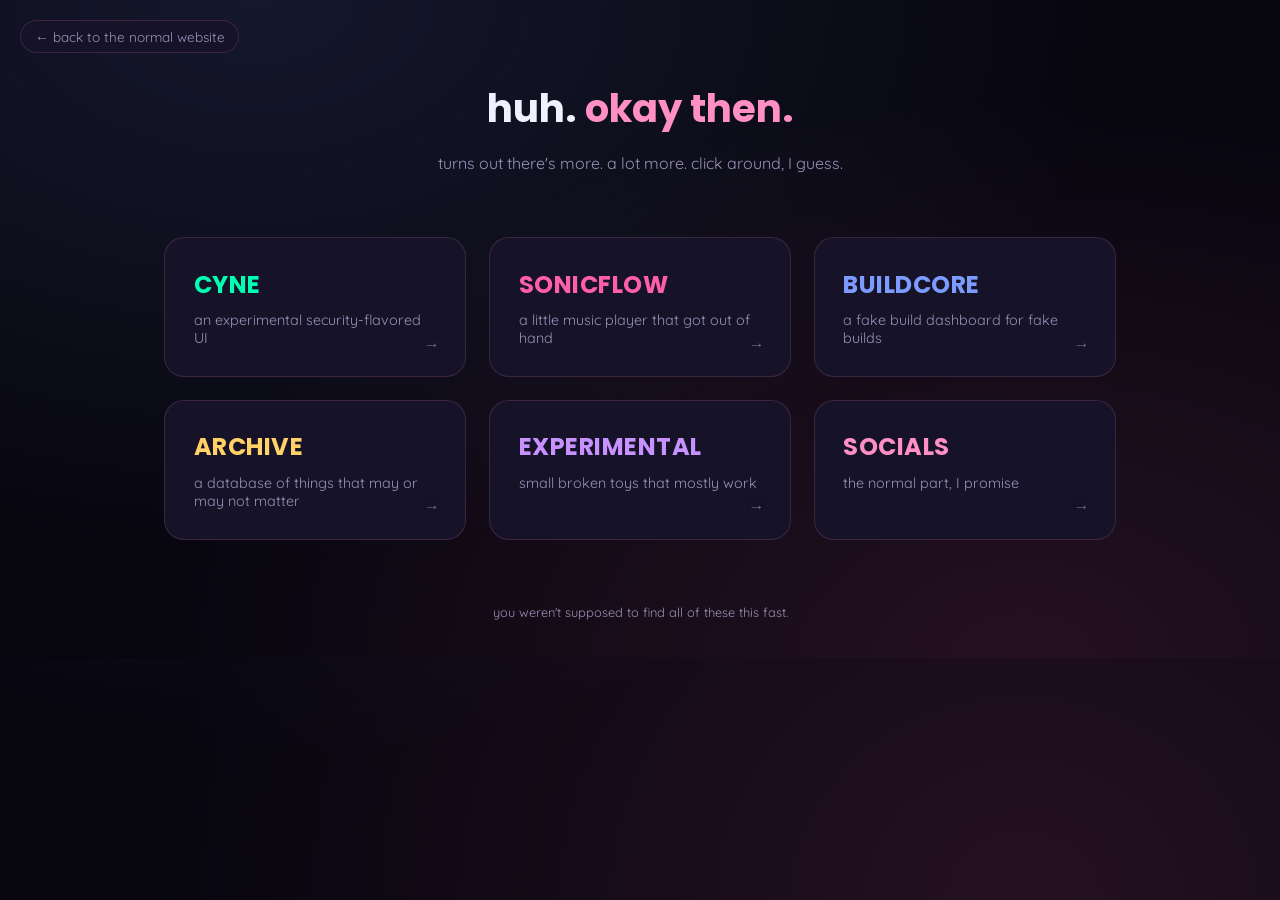
<file: projects/index.html>
<!DOCTYPE html>
<html lang="en">
<head>
<meta charset="UTF-8" />
<meta name="viewport" content="width=device-width, initial-scale=1.0" />
<title>heyyth. — other projects</title>
<link rel="icon" href="data:image/svg+xml,<svg xmlns=%22http://www.w3.org/2000/svg%22 viewBox=%220 0 100 100%22><text y=%22.9em%22 font-size=%2290%22>🗝️</text></svg>" />
<link rel="preconnect" href="https://fonts.googleapis.com">
<link href="https://fonts.googleapis.com/css2?family=Quicksand:wght@400;500;600;700&family=Poppins:wght@400;500;600&display=swap" rel="stylesheet">
<link rel="stylesheet" href="css/hub.css" />
</head>
<body>
  <a class="back-link" href="../index.html">← back to the normal website</a>

  <header class="hub-header">
    <h1>huh. <span class="pink">okay then.</span></h1>
    <p>turns out there's more. a lot more. click around, I guess.</p>
  </header>

  <div class="hub-grid" id="hub-grid"></div>

  <footer class="hub-footer">you weren't supposed to find all of these this fast.</footer>

  <script src="../config/site.config.js"></script>
  <script src="js/hub.js"></script>
</body>
</html>
</file>
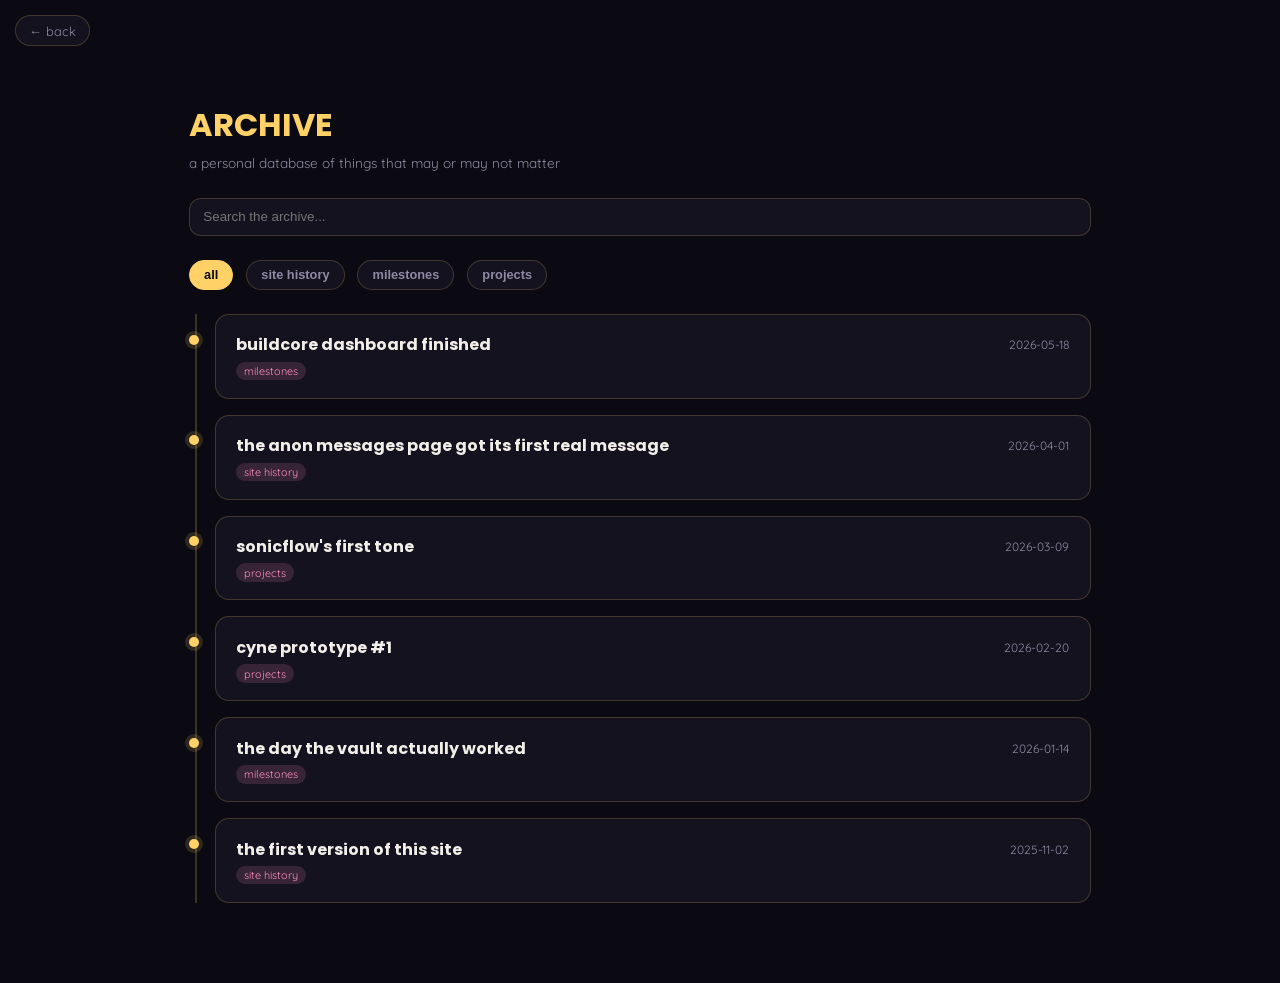
<file: projects/archive.html>
<!DOCTYPE html>
<html lang="en">
<head>
<meta charset="UTF-8" />
<meta name="viewport" content="width=device-width, initial-scale=1.0" />
<title>ARCHIVE</title>
<link rel="icon" href="data:image/svg+xml,<svg xmlns=%22http://www.w3.org/2000/svg%22 viewBox=%220 0 100 100%22><text y=%22.9em%22 font-size=%2290%22>🗃️</text></svg>" />
<link href="https://fonts.googleapis.com/css2?family=Poppins:wght@400;600;700&family=Quicksand:wght@400;500;600&display=swap" rel="stylesheet">
<style>
  :root { --acc: #ffd166; --acc2: #ff8fc4; --bg: #0b0a12; --panel: #14121f; --panel2: #1b1829; --border: rgba(255,209,102,0.2); --text: #f2efe9; --dim: #9089a3; }
  * { box-sizing: border-box; }
  html, body { margin: 0; min-height: 100%; background: var(--bg); color: var(--text); font-family: 'Quicksand', sans-serif; }
  a.back { position: fixed; top: 1.2em; left: 1.2em; color: var(--dim); text-decoration: none; font-size: .8rem; border: 1px solid var(--border); padding: .5em 1em; border-radius: 999px; z-index: 20; background: var(--panel); }
  a.back:hover { color: var(--acc); border-color: var(--acc); }

  .wrap { max-width: 950px; margin: 0 auto; padding: 5em 1.5em 4em; }
  h1 { font-family: 'Poppins', sans-serif; font-size: 2rem; color: var(--acc); margin-bottom: 0; }
  .subtitle { color: var(--dim); font-size: .85rem; margin: .3em 0 2em; }

  .controls { display: flex; gap: .8em; flex-wrap: wrap; margin-bottom: 1.5em; }
  .search { flex: 1; min-width: 200px; background: var(--panel); border: 1px solid var(--border); border-radius: 12px; padding: .8em 1em; color: var(--text); outline: none; }
  .filter-chip { background: var(--panel); border: 1px solid var(--border); color: var(--dim); padding: .5em 1.1em; border-radius: 999px; font-size: .8rem; font-weight: 600; }
  .filter-chip.active { color: var(--bg); background: var(--acc); border-color: var(--acc); }

  .timeline { position: relative; padding-left: 1.6em; }
  .timeline::before { content: ""; position: absolute; left: 6px; top: 0; bottom: 0; width: 2px; background: var(--border); }

  .entry { position: relative; margin-bottom: 1em; }
  .entry::before { content: ""; position: absolute; left: -1.6em; top: 1.3em; width: 10px; height: 10px; border-radius: 50%; background: var(--acc); box-shadow: 0 0 0 4px rgba(255,209,102,0.15); }
  .entry-card { background: var(--panel); border: 1px solid var(--border); border-radius: 14px; padding: 1.1em 1.3em; cursor: pointer; transition: border-color .2s; }
  .entry-card:hover { border-color: var(--acc); }
  .entry-top { display: flex; justify-content: space-between; align-items: center; gap: 1em; }
  .entry-title { font-weight: 700; font-family: 'Poppins', sans-serif; }
  .entry-date { font-size: .75rem; color: var(--dim); white-space: nowrap; }
  .entry-cat { display: inline-block; margin-top: .4em; font-size: .68rem; padding: .2em .7em; border-radius: 999px; background: rgba(255,143,196,0.15); color: var(--acc2); }
  .entry-body { max-height: 0; overflow: hidden; transition: max-height .3s ease; }
  .entry-card.open .entry-body { max-height: 300px; margin-top: .8em; }
  .entry-notes { font-size: .88rem; color: var(--text); }
  .entry-img { width: 100%; max-width: 260px; border-radius: 10px; margin-top: .6em; display: block; }

  .empty-state { text-align: center; padding: 3em 1em; color: var(--dim); }
</style>
</head>
<body>
<a class="back" href="index.html">← back</a>

<div class="wrap">
  <h1>ARCHIVE</h1>
  <p class="subtitle">a personal database of things that may or may not matter</p>

  <div class="controls">
    <input type="text" class="search" id="search" placeholder="Search the archive..." />
  </div>
  <div class="controls" id="filters"></div>

  <div class="timeline" id="entries"></div>
</div>

<script>
(() => {
  const entries = [
    {
      title: "the first version of this site",
      date: "2025-11-02",
      category: "site history",
      notes: "it was one html file. it had a marquee tag. we do not talk about the marquee tag.",
    },
    {
      title: "the day the vault actually worked",
      date: "2026-01-14",
      category: "milestones",
      notes: "uploaded a file, it appeared in the folder, downloaded it, it was still the same file. groundbreaking stuff apparently.",
    },
    {
      title: "cyne prototype #1",
      date: "2026-02-20",
      category: "projects",
      notes: "originally just a black screen with green text that said 'access granted' no matter what you typed. upgraded since then.",
    },
    {
      title: "sonicflow's first tone",
      date: "2026-03-09",
      category: "projects",
      notes: "the first synthesized track sounded exactly like a smoke detector. many vibrato adjustments later, it's more listenable.",
    },
    {
      title: "the anon messages page got its first real message",
      date: "2026-04-01",
      category: "site history",
      notes: "it just said 'test'. incredible start to a feature.",
    },
    {
      title: "buildcore dashboard finished",
      date: "2026-05-18",
      category: "milestones",
      notes: "no actual builds happen here. it just looks like they do. that's the joke.",
    }
  ];

  let activeFilter = "all";
  let searchTerm = "";

  function categories() {
    return ["all", ...new Set(entries.map((e) => e.category))];
  }

  function renderFilters() {
    const el = document.getElementById("filters");
    el.innerHTML = "";
    categories().forEach((cat) => {
      const chip = document.createElement("button");
      chip.className = "filter-chip" + (cat === activeFilter ? " active" : "");
      chip.textContent = cat;
      chip.addEventListener("click", () => { activeFilter = cat; renderFilters(); renderEntries(); });
      el.appendChild(chip);
    });
  }

  function renderEntries() {
    const el = document.getElementById("entries");
    el.innerHTML = "";
    const filtered = entries
      .filter((e) => activeFilter === "all" || e.category === activeFilter)
      .filter((e) => (e.title + e.notes).toLowerCase().includes(searchTerm.toLowerCase()))
      .sort((a, b) => new Date(b.date) - new Date(a.date));

    if (!filtered.length) {
      el.innerHTML = `<div class="empty-state">nothing matches that. the archive stays quiet.</div>`;
      return;
    }

    filtered.forEach((entry) => {
      const wrap = document.createElement("div");
      wrap.className = "entry";
      const card = document.createElement("div");
      card.className = "entry-card";
      card.innerHTML = `
        <div class="entry-top">
          <span class="entry-title">${entry.title}</span>
          <span class="entry-date">${entry.date}</span>
        </div>
        <span class="entry-cat">${entry.category}</span>
        <div class="entry-body"><p class="entry-notes">${entry.notes}</p></div>`;
      card.addEventListener("click", () => card.classList.toggle("open"));
      wrap.appendChild(card);
      el.appendChild(wrap);
    });
  }

  document.getElementById("search").addEventListener("input", (e) => { searchTerm = e.target.value; renderEntries(); });

  renderFilters();
  renderEntries();
})();
</script>
</body>
</html>
</file>
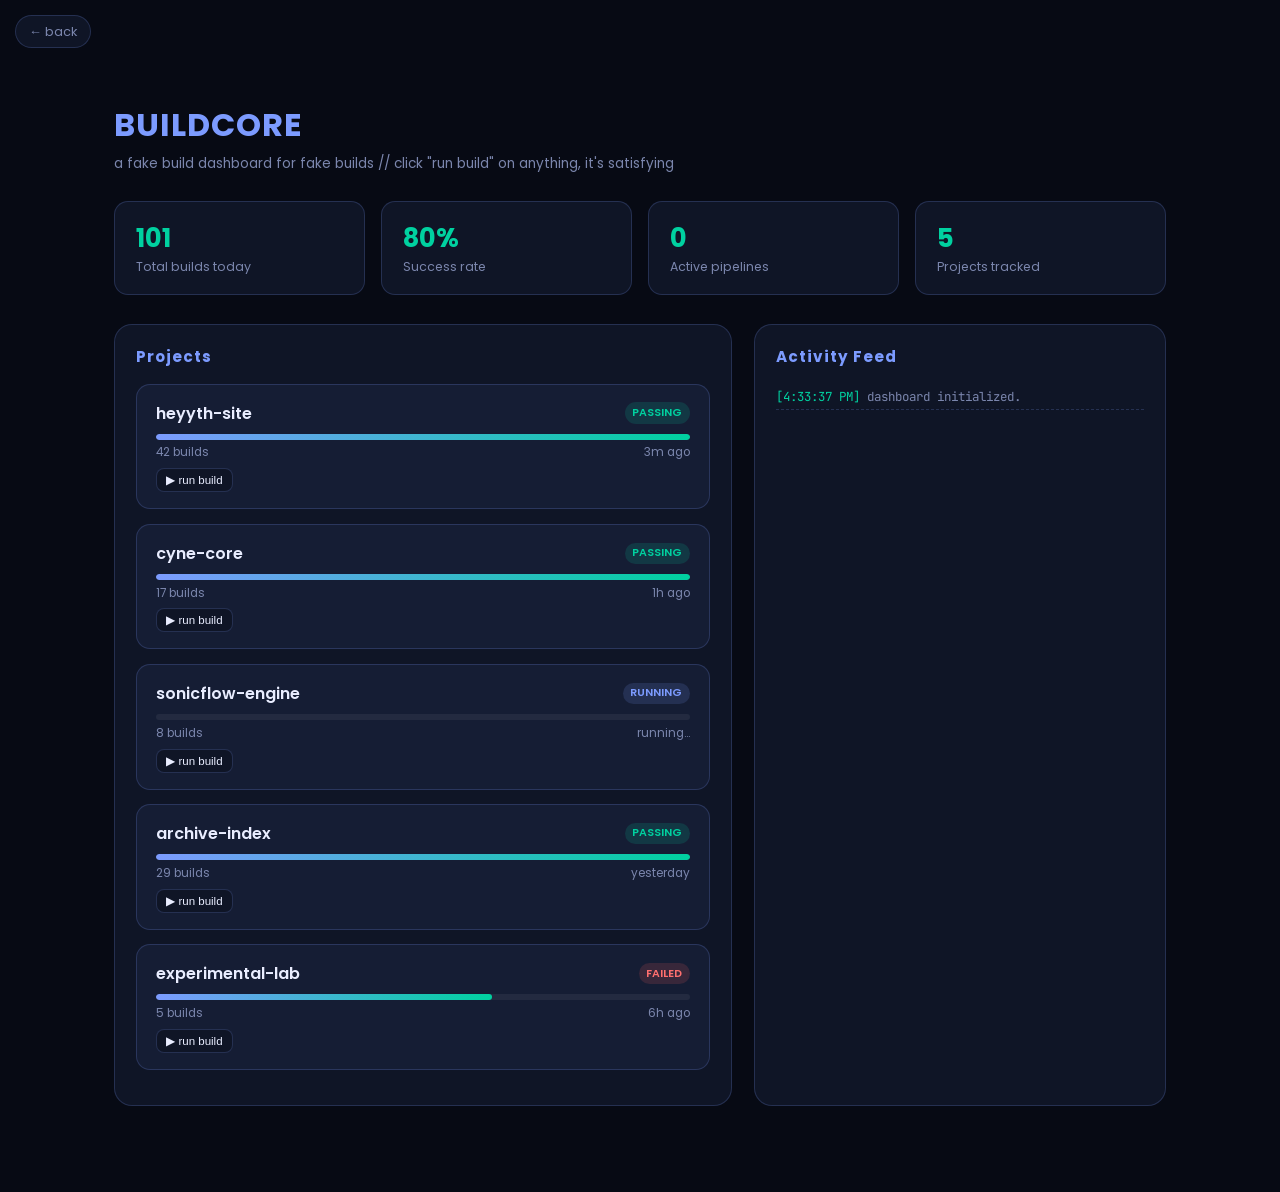
<file: projects/buildcore.html>
<!DOCTYPE html>
<html lang="en">
<head>
<meta charset="UTF-8" />
<meta name="viewport" content="width=device-width, initial-scale=1.0" />
<title>BUILDCORE</title>
<link rel="icon" href="data:image/svg+xml,<svg xmlns=%22http://www.w3.org/2000/svg%22 viewBox=%220 0 100 100%22><text y=%22.9em%22 font-size=%2290%22>🛠️</text></svg>" />
<link href="https://fonts.googleapis.com/css2?family=Poppins:wght@400;600;700&family=JetBrains+Mono&display=swap" rel="stylesheet">
<style>
  :root { --acc: #7c9bff; --acc2: #00d1a0; --bg: #070a14; --panel: #0f1526; --panel2: #151d34; --border: rgba(124,155,255,0.2); --text: #e9edff; --dim: #7b86ad; }
  * { box-sizing: border-box; }
  html, body { margin: 0; min-height: 100%; background: var(--bg); color: var(--text); font-family: 'Poppins', sans-serif; }
  a.back { position: fixed; top: 1.2em; left: 1.2em; color: var(--dim); text-decoration: none; font-size: .8rem; border: 1px solid var(--border); padding: .5em 1em; border-radius: 999px; z-index: 20; background: var(--panel); }
  a.back:hover { color: var(--acc); border-color: var(--acc); }

  .wrap { max-width: 1100px; margin: 0 auto; padding: 5em 1.5em 4em; }
  h1 { font-size: 2rem; letter-spacing: 1px; color: var(--acc); margin-bottom: 0; }
  .subtitle { color: var(--dim); font-size: .85rem; margin: .3em 0 2em; }

  .stat-row { display: grid; grid-template-columns: repeat(auto-fit, minmax(160px,1fr)); gap: 1em; margin-bottom: 1.8em; }
  .stat-card { background: var(--panel); border: 1px solid var(--border); border-radius: 14px; padding: 1.1em 1.3em; }
  .stat-card .num { font-size: 1.6rem; font-weight: 700; color: var(--acc2); }
  .stat-card .lbl { font-size: .78rem; color: var(--dim); }

  .layout { display: grid; grid-template-columns: 1.5fr 1fr; gap: 1.4em; }
  @media (max-width: 850px) { .layout { grid-template-columns: 1fr; } }

  .panel { background: var(--panel); border: 1px solid var(--border); border-radius: 18px; padding: 1.3em; margin-bottom: 1.4em; }
  .panel h2 { font-size: .95rem; letter-spacing: 1px; color: var(--acc); margin: 0 0 1em; }

  .project-card { background: var(--panel2); border: 1px solid var(--border); border-radius: 14px; padding: 1em 1.2em; margin-bottom: .9em; }
  .project-top { display: flex; justify-content: space-between; align-items: center; margin-bottom: .5em; }
  .project-name { font-weight: 600; }
  .badge { font-size: .68rem; padding: .25em .7em; border-radius: 999px; font-weight: 600; }
  .badge-ok { background: rgba(0,209,160,0.15); color: var(--acc2); }
  .badge-run { background: rgba(124,155,255,0.15); color: var(--acc); }
  .badge-fail { background: rgba(255,95,95,0.15); color: #ff6f6f; }
  .bar-track { height: 6px; background: rgba(255,255,255,0.06); border-radius: 3px; overflow: hidden; }
  .bar-fill { height: 100%; border-radius: 3px; transition: width .3s linear; background: linear-gradient(90deg, var(--acc), var(--acc2)); }
  .project-meta { display: flex; justify-content: space-between; font-size: .74rem; color: var(--dim); margin-top: .4em; }
  .run-btn { background: var(--panel); border: 1px solid var(--border); color: var(--text); font-size: .72rem; padding: .35em .8em; border-radius: 8px; margin-top: .6em; }
  .run-btn:hover { border-color: var(--acc); color: var(--acc); }

  .activity-feed { font-family: 'JetBrains Mono', monospace; font-size: .78rem; max-height: 380px; overflow-y: auto; }
  .activity-feed div { padding: .35em 0; border-bottom: 1px dashed var(--border); color: var(--dim); }
  .activity-feed div .t { color: var(--acc2); }
</style>
</head>
<body>
<a class="back" href="index.html">← back</a>

<div class="wrap">
  <h1>BUILDCORE</h1>
  <p class="subtitle">a fake build dashboard for fake builds // click "run build" on anything, it's satisfying</p>

  <div class="stat-row">
    <div class="stat-card"><div class="num" id="stat-total">0</div><div class="lbl">Total builds today</div></div>
    <div class="stat-card"><div class="num" id="stat-success">100%</div><div class="lbl">Success rate</div></div>
    <div class="stat-card"><div class="num" id="stat-active">0</div><div class="lbl">Active pipelines</div></div>
    <div class="stat-card"><div class="num">5</div><div class="lbl">Projects tracked</div></div>
  </div>

  <div class="layout">
    <div class="panel">
      <h2>Projects</h2>
      <div id="projects"></div>
    </div>
    <div class="panel">
      <h2>Activity Feed</h2>
      <div class="activity-feed" id="feed"></div>
    </div>
  </div>
</div>

<script>
(() => {
  const projects = [
    { name: "heyyth-site", status: "ok", progress: 100, builds: 42, lastRun: "3m ago" },
    { name: "cyne-core", status: "ok", progress: 100, builds: 17, lastRun: "1h ago" },
    { name: "sonicflow-engine", status: "run", progress: 0, builds: 8, lastRun: "running..." },
    { name: "archive-index", status: "ok", progress: 100, builds: 29, lastRun: "yesterday" },
    { name: "experimental-lab", status: "fail", progress: 63, builds: 5, lastRun: "6h ago" }
  ];

  let totalBuilds = projects.reduce((a, p) => a + p.builds, 0);
  let activePipelines = 0;

  function badgeClass(status) {
    return status === "ok" ? "badge-ok" : status === "run" ? "badge-run" : "badge-fail";
  }
  function badgeText(status) {
    return status === "ok" ? "PASSING" : status === "run" ? "RUNNING" : "FAILED";
  }

  function renderProjects() {
    const el = document.getElementById("projects");
    el.innerHTML = "";
    projects.forEach((p, i) => {
      const card = document.createElement("div");
      card.className = "project-card";
      card.innerHTML = `
        <div class="project-top">
          <span class="project-name">${p.name}</span>
          <span class="badge ${badgeClass(p.status)}">${badgeText(p.status)}</span>
        </div>
        <div class="bar-track"><div class="bar-fill" style="width:${p.progress}%"></div></div>
        <div class="project-meta"><span>${p.builds} builds</span><span>${p.lastRun}</span></div>
        <button class="run-btn" data-i="${i}">▶ run build</button>`;
      el.appendChild(card);
    });
    el.querySelectorAll(".run-btn").forEach((btn) => {
      btn.addEventListener("click", () => runBuild(parseInt(btn.dataset.i)));
    });
    document.getElementById("stat-total").textContent = totalBuilds;
    document.getElementById("stat-active").textContent = activePipelines;
    const fails = projects.filter((p) => p.status === "fail").length;
    document.getElementById("stat-success").textContent = Math.round(((projects.length - fails) / projects.length) * 100) + "%";
  }

  function addFeed(text) {
    const feed = document.getElementById("feed");
    const div = document.createElement("div");
    const time = new Date().toLocaleTimeString();
    div.innerHTML = `<span class="t">[${time}]</span> ${text}`;
    feed.prepend(div);
    while (feed.children.length > 40) feed.removeChild(feed.lastChild);
  }

  function runBuild(i) {
    const p = projects[i];
    if (p.status === "run") return;
    p.status = "run"; p.progress = 0; p.lastRun = "running...";
    activePipelines++;
    addFeed(`build started for <b>${p.name}</b>`);
    renderProjects();

    const interval = setInterval(() => {
      p.progress += Math.random() * 20 + 8;
      if (p.progress >= 100) {
        p.progress = 100;
        clearInterval(interval);
        const willFail = Math.random() < 0.15;
        p.status = willFail ? "fail" : "ok";
        p.lastRun = "just now";
        p.builds++;
        totalBuilds++;
        activePipelines--;
        addFeed(willFail ? `build <b>failed</b> for ${p.name} 💥` : `build <b>passed</b> for ${p.name} ✓`);
        renderProjects();
      } else {
        renderProjects();
      }
    }, 350);
  }

  renderProjects();
  addFeed("dashboard initialized.");
})();
</script>
</body>
</html>
</file>
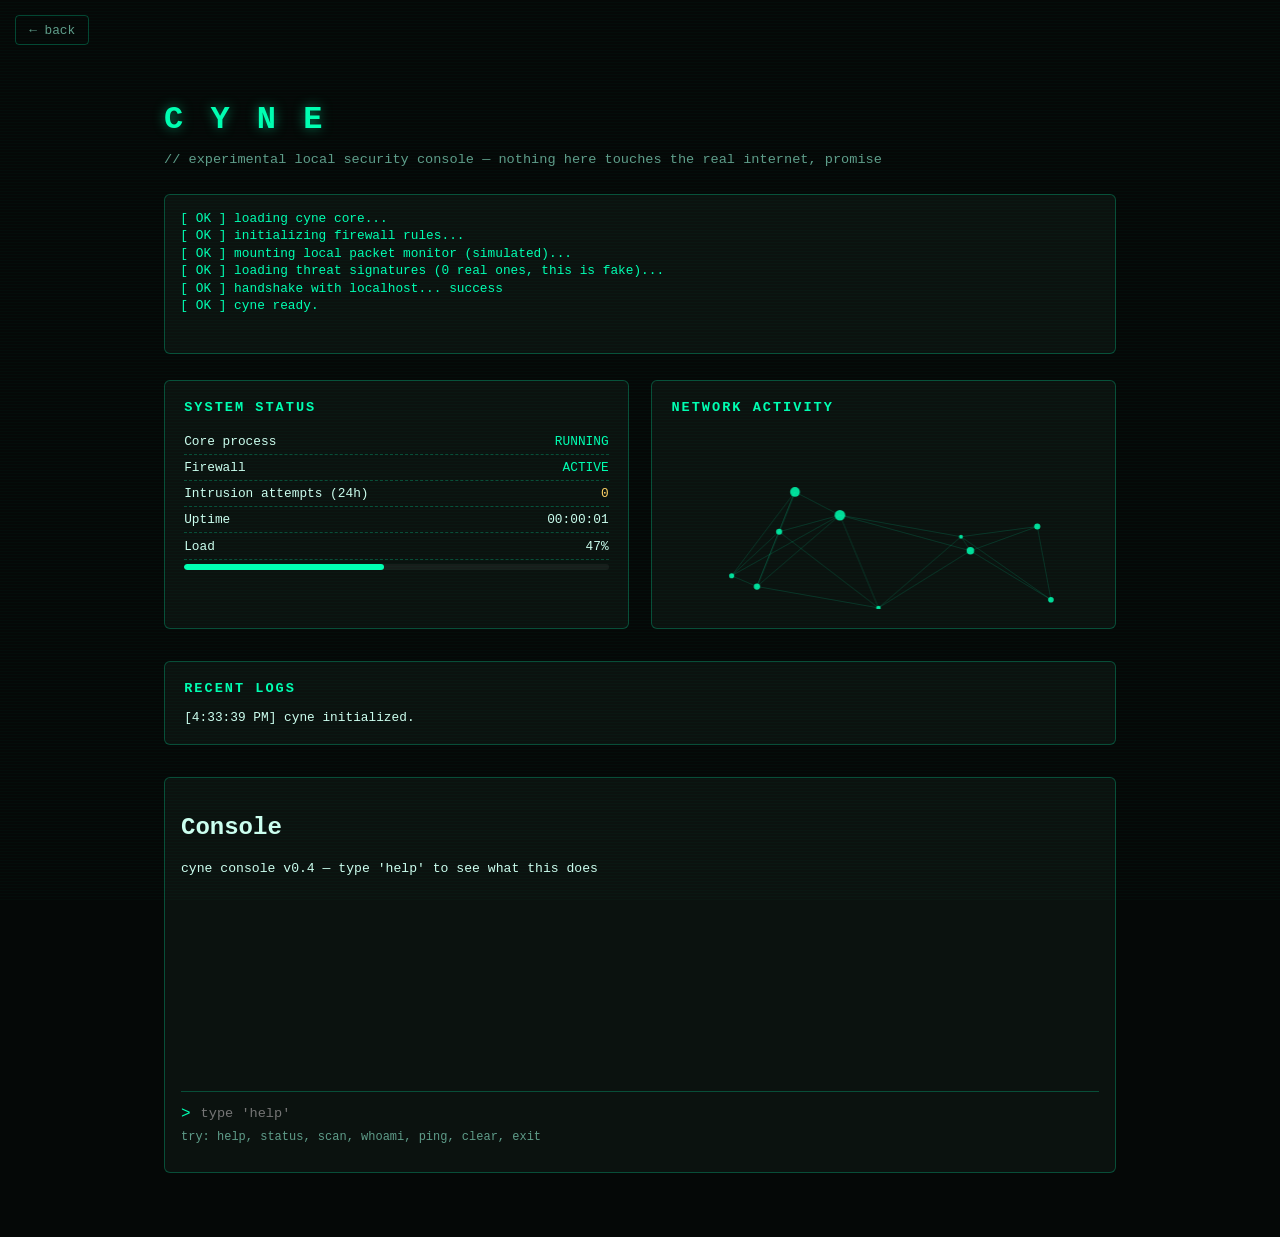
<file: projects/cyne.html>
<!DOCTYPE html>
<html lang="en">
<head>
<meta charset="UTF-8" />
<meta name="viewport" content="width=device-width, initial-scale=1.0" />
<title>CYNE</title>
<link rel="icon" href="data:image/svg+xml,<svg xmlns=%22http://www.w3.org/2000/svg%22 viewBox=%220 0 100 100%22><text y=%22.9em%22 font-size=%2290%22>🛰️</text></svg>" />
<style>
  :root { --acc: #00ffb2; --bg: #050807; --panel: #0b120f; --border: rgba(0,255,178,0.25); --text: #cdfff0; --dim: #5f9d8a; }
  * { box-sizing: border-box; }
  html, body { margin: 0; min-height: 100%; background: var(--bg); color: var(--text); font-family: 'Courier New', monospace; overflow-x: hidden; }
  a.back { position: fixed; top: 1.2em; left: 1.2em; color: var(--dim); text-decoration: none; font-size: .8rem; border: 1px solid var(--border); padding: .5em 1em; border-radius: 4px; z-index: 20; }
  a.back:hover { color: var(--acc); border-color: var(--acc); }

  .scanlines { position: fixed; inset: 0; pointer-events: none; z-index: 5; background: repeating-linear-gradient(0deg, rgba(0,255,178,0.025) 0px, rgba(0,255,178,0.025) 1px, transparent 1px, transparent 3px); }

  .wrap { max-width: 1000px; margin: 0 auto; padding: 5em 1.5em 4em; }
  h1 { font-size: 2rem; letter-spacing: 4px; color: var(--acc); text-shadow: 0 0 12px rgba(0,255,178,0.5); margin-bottom: .1em; }
  .subtitle { color: var(--dim); margin-bottom: 2em; font-size: .85rem; }

  .boot-log { background: var(--panel); border: 1px solid var(--border); border-radius: 6px; padding: 1.2em; height: 160px; overflow-y: auto; font-size: .8rem; margin-bottom: 2em; }
  .boot-log div { opacity: 0; animation: appear .15s forwards; margin-bottom: .2em; }
  @keyframes appear { to { opacity: 1; } }
  .boot-log .ok { color: var(--acc); }

  .grid { display: grid; grid-template-columns: 1fr 1fr; gap: 1.4em; margin-bottom: 2em; }
  @media (max-width: 800px) { .grid { grid-template-columns: 1fr; } }
  .panel { background: var(--panel); border: 1px solid var(--border); border-radius: 6px; padding: 1.2em; }
  .panel h2 { font-size: .85rem; letter-spacing: 2px; color: var(--acc); margin: 0 0 1em; text-transform: uppercase; }

  .status-row { display: flex; justify-content: space-between; font-size: .8rem; padding: .4em 0; border-bottom: 1px dashed var(--border); }
  .status-row:last-child { border-bottom: none; }
  .status-ok { color: var(--acc); }
  .status-warn { color: #ffd166; }

  .bar-track { height: 6px; background: rgba(255,255,255,0.05); border-radius: 3px; overflow: hidden; margin-top: .3em; }
  .bar-fill { height: 100%; background: var(--acc); border-radius: 3px; transition: width .6s ease; }

  #netviz { width: 100%; height: 180px; display: block; }

  .terminal { background: var(--panel); border: 1px solid var(--border); border-radius: 6px; padding: 1em; }
  .term-output { height: 220px; overflow-y: auto; font-size: .82rem; margin-bottom: .8em; white-space: pre-wrap; }
  .term-output .line { margin-bottom: .3em; }
  .term-output .cmd { color: var(--acc); }
  .term-input-row { display: flex; align-items: center; gap: .5em; border-top: 1px solid var(--border); padding-top: .8em; }
  .term-input-row span { color: var(--acc); }
  .term-input-row input { flex: 1; background: none; border: none; color: var(--text); font-family: inherit; font-size: .85rem; outline: none; }

  .hint { font-size: .75rem; color: var(--dim); margin-top: .6em; }
</style>
</head>
<body>
<div class="scanlines"></div>
<a class="back" href="index.html">← back</a>

<div class="wrap">
  <h1>C Y N E</h1>
  <p class="subtitle">// experimental local security console — nothing here touches the real internet, promise</p>

  <div class="boot-log" id="boot-log"></div>

  <div class="grid">
    <div class="panel">
      <h2>System Status</h2>
      <div class="status-row"><span>Core process</span><span class="status-ok">RUNNING</span></div>
      <div class="status-row"><span>Firewall</span><span class="status-ok">ACTIVE</span></div>
      <div class="status-row"><span>Intrusion attempts (24h)</span><span id="intrusions" class="status-warn">0</span></div>
      <div class="status-row"><span>Uptime</span><span id="uptime">00:00:00</span></div>
      <div>
        <div class="status-row"><span>Load</span><span id="load-pct">0%</span></div>
        <div class="bar-track"><div class="bar-fill" id="load-bar" style="width:0%"></div></div>
      </div>
    </div>

    <div class="panel">
      <h2>Network Activity</h2>
      <canvas id="netviz"></canvas>
    </div>
  </div>

  <div class="panel" style="margin-bottom:2em;">
    <h2>Recent Logs</h2>
    <div id="logs" style="font-size:.8rem; max-height:140px; overflow-y:auto;"></div>
  </div>

  <div class="terminal">
    <h2>Console</h2>
    <div class="term-output" id="term-output"></div>
    <div class="term-input-row">
      <span>&gt;</span>
      <input type="text" id="term-input" placeholder="type 'help'" autocomplete="off" />
    </div>
    <p class="hint">try: help, status, scan, whoami, ping, clear, exit</p>
  </div>
</div>

<script>
(() => {
  // ---- boot sequence ----
  const bootLines = [
    "[ OK ] loading cyne core...",
    "[ OK ] initializing firewall rules...",
    "[ OK ] mounting local packet monitor (simulated)...",
    "[ OK ] loading threat signatures (0 real ones, this is fake)...",
    "[ OK ] handshake with localhost... success",
    "[ OK ] cyne ready."
  ];
  const bootLog = document.getElementById("boot-log");
  bootLines.forEach((line, i) => {
    const div = document.createElement("div");
    div.className = "ok";
    div.textContent = line;
    div.style.animationDelay = (i * 0.25) + "s";
    bootLog.appendChild(div);
  });

  // ---- fake stats ----
  const startTime = Date.now();
  setInterval(() => {
    const secs = Math.floor((Date.now() - startTime) / 1000);
    const h = String(Math.floor(secs / 3600)).padStart(2, "0");
    const m = String(Math.floor((secs % 3600) / 60)).padStart(2, "0");
    const s = String(secs % 60).padStart(2, "0");
    document.getElementById("uptime").textContent = `${h}:${m}:${s}`;
  }, 1000);

  function jitterLoad() {
    const pct = Math.round(15 + Math.random() * 40);
    document.getElementById("load-pct").textContent = pct + "%";
    document.getElementById("load-bar").style.width = pct + "%";
  }
  jitterLoad();
  setInterval(jitterLoad, 2200);

  let intrusions = 0;
  setInterval(() => {
    if (Math.random() < 0.3) {
      intrusions++;
      document.getElementById("intrusions").textContent = intrusions;
      addLog(`blocked suspicious ping from 10.0.${Math.floor(Math.random()*255)}.${Math.floor(Math.random()*255)} (not real, chill)`);
    }
  }, 3000);

  function addLog(text) {
    const logs = document.getElementById("logs");
    const row = document.createElement("div");
    const time = new Date().toLocaleTimeString();
    row.textContent = `[${time}] ${text}`;
    logs.prepend(row);
    while (logs.children.length > 30) logs.removeChild(logs.lastChild);
  }
  addLog("cyne initialized.");

  // ---- network visualization: simple pulsing node graph ----
  const canvas = document.getElementById("netviz");
  const ctx = canvas.getContext("2d");
  function resize() { canvas.width = canvas.clientWidth; canvas.height = canvas.clientHeight; }
  window.addEventListener("resize", resize);
  resize();

  const nodes = Array.from({ length: 10 }, () => ({
    x: Math.random(), y: Math.random(), r: 2 + Math.random() * 2, phase: Math.random() * Math.PI * 2
  }));

  function draw() {
    const w = canvas.width, h = canvas.height;
    ctx.clearRect(0, 0, w, h);
    ctx.strokeStyle = "rgba(0,255,178,0.15)";
    for (let i = 0; i < nodes.length; i++) {
      for (let j = i + 1; j < nodes.length; j++) {
        const a = nodes[i], b = nodes[j];
        const dist = Math.hypot((a.x - b.x) * w, (a.y - b.y) * h);
        if (dist < 140) {
          ctx.beginPath();
          ctx.moveTo(a.x * w, a.y * h);
          ctx.lineTo(b.x * w, b.y * h);
          ctx.stroke();
        }
      }
    }
    const t = Date.now() / 600;
    nodes.forEach((n) => {
      const pulse = 1 + Math.sin(t + n.phase) * 0.4;
      ctx.beginPath();
      ctx.fillStyle = "rgba(0,255,178,0.85)";
      ctx.arc(n.x * w, n.y * h, n.r * pulse, 0, Math.PI * 2);
      ctx.fill();
    });
    requestAnimationFrame(draw);
  }
  draw();

  // ---- terminal ----
  const output = document.getElementById("term-output");
  const input = document.getElementById("term-input");
  function printLine(text, isCmd) {
    const div = document.createElement("div");
    div.className = "line" + (isCmd ? " cmd" : "");
    div.textContent = text;
    output.appendChild(div);
    output.scrollTop = output.scrollHeight;
  }
  printLine("cyne console v0.4 — type 'help' to see what this does");

  const commands = {
    help: () => "commands: help, status, scan, whoami, ping, clear, exit",
    status: () => "all systems nominal. firewall active. threat level: mild curiosity.",
    scan: () => {
      addLog("manual scan triggered.");
      return "scanning local network... found 1 device (this one). no threats detected. shocking.";
    },
    whoami: () => "you are: someone who found the cybersecurity-looking project. hi.",
    ping: () => "pong. (that's it, that's the whole command)",
    clear: () => { output.innerHTML = ""; return null; },
    exit: () => { window.location.href = "index.html"; return "exiting..."; }
  };

  input.addEventListener("keydown", (e) => {
    if (e.key !== "Enter") return;
    const value = input.value.trim();
    if (!value) return;
    printLine("> " + value, true);
    input.value = "";
    const fn = commands[value.toLowerCase()];
    const result = fn ? fn() : `unknown command: "${value}". try 'help'.`;
    if (result) printLine(result);
  });
})();
</script>
</body>
</html>
</file>
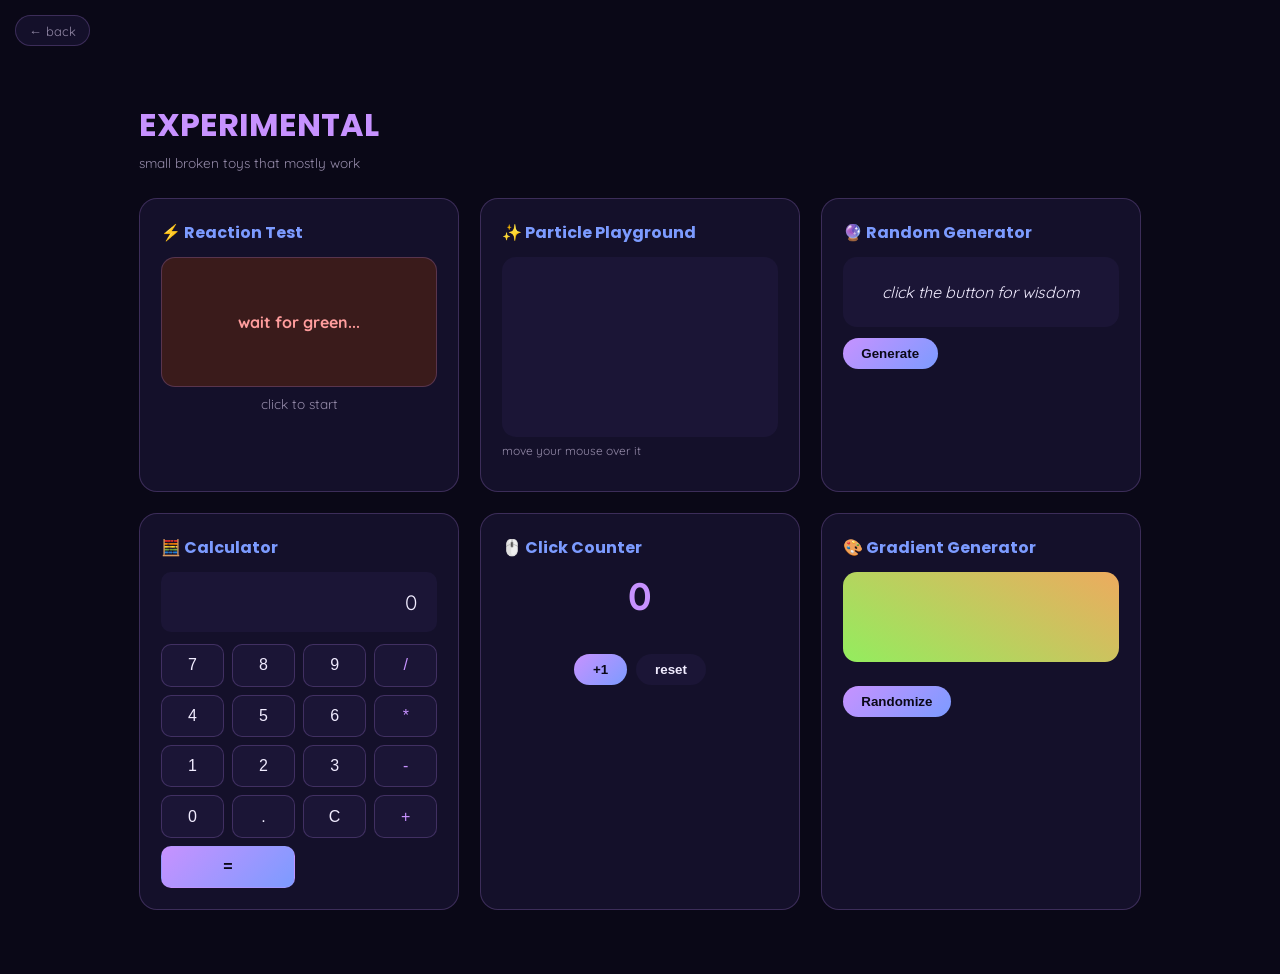
<file: projects/experimental.html>
<!DOCTYPE html>
<html lang="en">
<head>
<meta charset="UTF-8" />
<meta name="viewport" content="width=device-width, initial-scale=1.0" />
<title>EXPERIMENTAL</title>
<link rel="icon" href="data:image/svg+xml,<svg xmlns=%22http://www.w3.org/2000/svg%22 viewBox=%220 0 100 100%22><text y=%22.9em%22 font-size=%2290%22>🧪</text></svg>" />
<link href="https://fonts.googleapis.com/css2?family=Poppins:wght@400;600;700&family=Quicksand:wght@400;500;600&display=swap" rel="stylesheet">
<style>
  :root { --acc: #c792ff; --acc2: #7c9bff; --bg: #0a0817; --panel: #14102a; --panel2: #1b1536; --border: rgba(199,146,255,0.22); --text: #f1ecff; --dim: #948aa8; }
  * { box-sizing: border-box; }
  html, body { margin: 0; min-height: 100%; background: var(--bg); color: var(--text); font-family: 'Quicksand', sans-serif; }
  a.back { position: fixed; top: 1.2em; left: 1.2em; color: var(--dim); text-decoration: none; font-size: .8rem; border: 1px solid var(--border); padding: .5em 1em; border-radius: 999px; z-index: 20; background: var(--panel); }
  a.back:hover { color: var(--acc); border-color: var(--acc); }

  .wrap { max-width: 1050px; margin: 0 auto; padding: 5em 1.5em 4em; }
  h1 { font-family: 'Poppins', sans-serif; font-size: 2rem; color: var(--acc); margin-bottom: 0; }
  .subtitle { color: var(--dim); font-size: .85rem; margin: .3em 0 2em; }

  .grid { display: grid; grid-template-columns: repeat(auto-fit, minmax(280px, 1fr)); gap: 1.3em; }
  .toy { background: var(--panel); border: 1px solid var(--border); border-radius: 18px; padding: 1.3em; }
  .toy h2 { font-family: 'Poppins', sans-serif; font-size: 1rem; color: var(--acc2); margin: 0 0 .8em; }

  /* reaction game */
  .reaction-box { height: 130px; border-radius: 14px; display: flex; align-items: center; justify-content: center; cursor: pointer; font-weight: 700; background: var(--panel2); border: 1px solid var(--border); transition: background .15s; user-select: none; }
  .reaction-box.wait { background: #3a1b1b; color: #ff9d9d; }
  .reaction-box.go { background: #16351f; color: #7dffb0; }
  .reaction-result { margin-top: .6em; font-size: .85rem; color: var(--dim); text-align: center; }

  /* particles */
  canvas#particles { width: 100%; height: 180px; border-radius: 14px; background: var(--panel2); display: block; }
  .toy-hint { font-size: .75rem; color: var(--dim); margin-top: .5em; }

  /* random generator */
  .fortune-box { min-height: 70px; display: flex; align-items: center; justify-content: center; text-align: center; background: var(--panel2); border-radius: 14px; padding: 1em; font-style: italic; }
  .toy button.action { margin-top: .8em; background: linear-gradient(135deg, var(--acc), var(--acc2)); border: none; color: #0a0817; font-weight: 700; border-radius: 999px; padding: .6em 1.4em; }

  /* calculator */
  .calc-display { background: var(--panel2); border-radius: 10px; padding: .8em 1em; text-align: right; font-size: 1.3rem; margin-bottom: .6em; min-height: 1.6em; overflow-x: auto; }
  .calc-grid { display: grid; grid-template-columns: repeat(4, 1fr); gap: .5em; }
  .calc-grid button { background: var(--panel2); border: 1px solid var(--border); color: var(--text); border-radius: 10px; padding: .7em 0; font-size: 1rem; }
  .calc-grid button.op { color: var(--acc); }
  .calc-grid button.eq { background: linear-gradient(135deg, var(--acc), var(--acc2)); color: #0a0817; font-weight: 700; grid-column: span 2; }
  .calc-grid button:hover { border-color: var(--acc); }

  /* click counter utility */
  .counter-display { font-size: 2.4rem; font-weight: 700; text-align: center; color: var(--acc); margin-bottom: .6em; }
  .counter-row { display: flex; gap: .6em; justify-content: center; }

  /* gradient generator */
  .gradient-preview { height: 90px; border-radius: 14px; margin-bottom: .8em; transition: background .3s; }
</style>
</head>
<body>
<a class="back" href="index.html">← back</a>

<div class="wrap">
  <h1>EXPERIMENTAL</h1>
  <p class="subtitle">small broken toys that mostly work</p>

  <div class="grid">

    <div class="toy">
      <h2>⚡ Reaction Test</h2>
      <div class="reaction-box wait" id="reaction-box">wait for green...</div>
      <div class="reaction-result" id="reaction-result">click to start</div>
    </div>

    <div class="toy">
      <h2>✨ Particle Playground</h2>
      <canvas id="particles"></canvas>
      <p class="toy-hint">move your mouse over it</p>
    </div>

    <div class="toy">
      <h2>🔮 Random Generator</h2>
      <div class="fortune-box" id="fortune-box">click the button for wisdom</div>
      <button class="action" id="fortune-btn">Generate</button>
    </div>

    <div class="toy">
      <h2>🧮 Calculator</h2>
      <div class="calc-display" id="calc-display">0</div>
      <div class="calc-grid" id="calc-grid"></div>
    </div>

    <div class="toy">
      <h2>🖱️ Click Counter</h2>
      <div class="counter-display" id="counter-display">0</div>
      <div class="counter-row">
        <button class="action" id="counter-btn">+1</button>
        <button class="action" id="counter-reset" style="background:var(--panel2); color:var(--text);">reset</button>
      </div>
    </div>

    <div class="toy">
      <h2>🎨 Gradient Generator</h2>
      <div class="gradient-preview" id="gradient-preview"></div>
      <button class="action" id="gradient-btn">Randomize</button>
    </div>

  </div>
</div>

<script>
(() => {
  // ---- Reaction test ----
  const box = document.getElementById("reaction-box");
  const result = document.getElementById("reaction-result");
  let waitTimeout, goTime, state = "idle";
  function startReaction() {
    state = "waiting";
    box.className = "reaction-box wait";
    box.textContent = "wait for green...";
    result.textContent = "";
    const delay = 1000 + Math.random() * 2500;
    waitTimeout = setTimeout(() => {
      state = "go";
      goTime = performance.now();
      box.className = "reaction-box go";
      box.textContent = "CLICK NOW";
    }, delay);
  }
  box.addEventListener("click", () => {
    if (state === "idle") { startReaction(); return; }
    if (state === "waiting") {
      clearTimeout(waitTimeout);
      result.textContent = "too soon! try again.";
      state = "idle";
      box.className = "reaction-box wait";
      box.textContent = "click to start";
      return;
    }
    if (state === "go") {
      const rt = Math.round(performance.now() - goTime);
      result.textContent = `${rt}ms — ${rt < 250 ? "fast." : rt < 400 ? "decent." : "eh."} click to retry`;
      state = "idle";
      box.className = "reaction-box wait";
      box.textContent = "click to start";
    }
  });

  // ---- Particle playground ----
  const canvas = document.getElementById("particles");
  const ctx = canvas.getContext("2d");
  function resizeCanvas() { canvas.width = canvas.clientWidth; canvas.height = canvas.clientHeight; }
  window.addEventListener("resize", resizeCanvas);
  resizeCanvas();
  let particles = [];
  canvas.addEventListener("mousemove", (e) => {
    const rect = canvas.getBoundingClientRect();
    for (let i = 0; i < 2; i++) {
      particles.push({
        x: e.clientX - rect.left, y: e.clientY - rect.top,
        vx: (Math.random() - 0.5) * 2, vy: (Math.random() - 0.5) * 2,
        life: 1, hue: 280 + Math.random() * 60
      });
    }
  });
  function animateParticles() {
    ctx.clearRect(0, 0, canvas.width, canvas.height);
    particles.forEach((p) => {
      p.x += p.vx; p.y += p.vy; p.life -= 0.02;
      ctx.beginPath();
      ctx.fillStyle = `hsla(${p.hue}, 90%, 70%, ${Math.max(p.life,0)})`;
      ctx.arc(p.x, p.y, 3, 0, Math.PI * 2);
      ctx.fill();
    });
    particles = particles.filter((p) => p.life > 0);
    requestAnimationFrame(animateParticles);
  }
  animateParticles();

  // ---- Random generator ----
  const fortunes = [
    "you will click at least three more things on this website.",
    "today's forecast: mysterious with a chance of more hidden pages.",
    "the vault knows what you did.",
    "someone, somewhere, sent an anonymous message about you. probably not though.",
    "your next great idea will come to you at 2am, as tradition demands.",
    "this website has more pages than it should. you're welcome.",
    "you should probably close this tab and touch grass. but one more click first.",
    "cyne has been watching. cyne is not real. cyne says hi anyway."
  ];
  document.getElementById("fortune-btn").addEventListener("click", () => {
    const pick = fortunes[Math.floor(Math.random() * fortunes.length)];
    document.getElementById("fortune-box").textContent = pick;
  });

  // ---- Calculator ----
  const calcButtons = ["7","8","9","/","4","5","6","*","1","2","3","-","0",".","C","+","="];
  const calcGrid = document.getElementById("calc-grid");
  const display = document.getElementById("calc-display");
  let expr = "";
  calcButtons.forEach((label) => {
    const btn = document.createElement("button");
    btn.textContent = label;
    if ("+-*/".includes(label)) btn.classList.add("op");
    if (label === "=") btn.classList.add("eq");
    btn.addEventListener("click", () => {
      if (label === "C") { expr = ""; }
      else if (label === "=") {
        try {
          if (!/^[0-9+\-*/.\s]+$/.test(expr)) throw new Error();
          expr = String(Function(`"use strict"; return (${expr || 0})`)());
        } catch (e) { expr = "error"; }
      } else {
        expr = expr === "error" ? label : expr + label;
      }
      display.textContent = expr || "0";
    });
    calcGrid.appendChild(btn);
  });

  // ---- Click counter ----
  let count = 0;
  document.getElementById("counter-btn").addEventListener("click", () => {
    count++; document.getElementById("counter-display").textContent = count;
  });
  document.getElementById("counter-reset").addEventListener("click", () => {
    count = 0; document.getElementById("counter-display").textContent = count;
  });

  // ---- Gradient generator ----
  function randColor() {
    const h = Math.floor(Math.random() * 360);
    return `hsl(${h}, 80%, 65%)`;
  }
  function randomizeGradient() {
    const c1 = randColor(), c2 = randColor();
    const angle = Math.floor(Math.random() * 360);
    document.getElementById("gradient-preview").style.background = `linear-gradient(${angle}deg, ${c1}, ${c2})`;
  }
  document.getElementById("gradient-btn").addEventListener("click", randomizeGradient);
  randomizeGradient();
})();
</script>
</body>
</html>
</file>
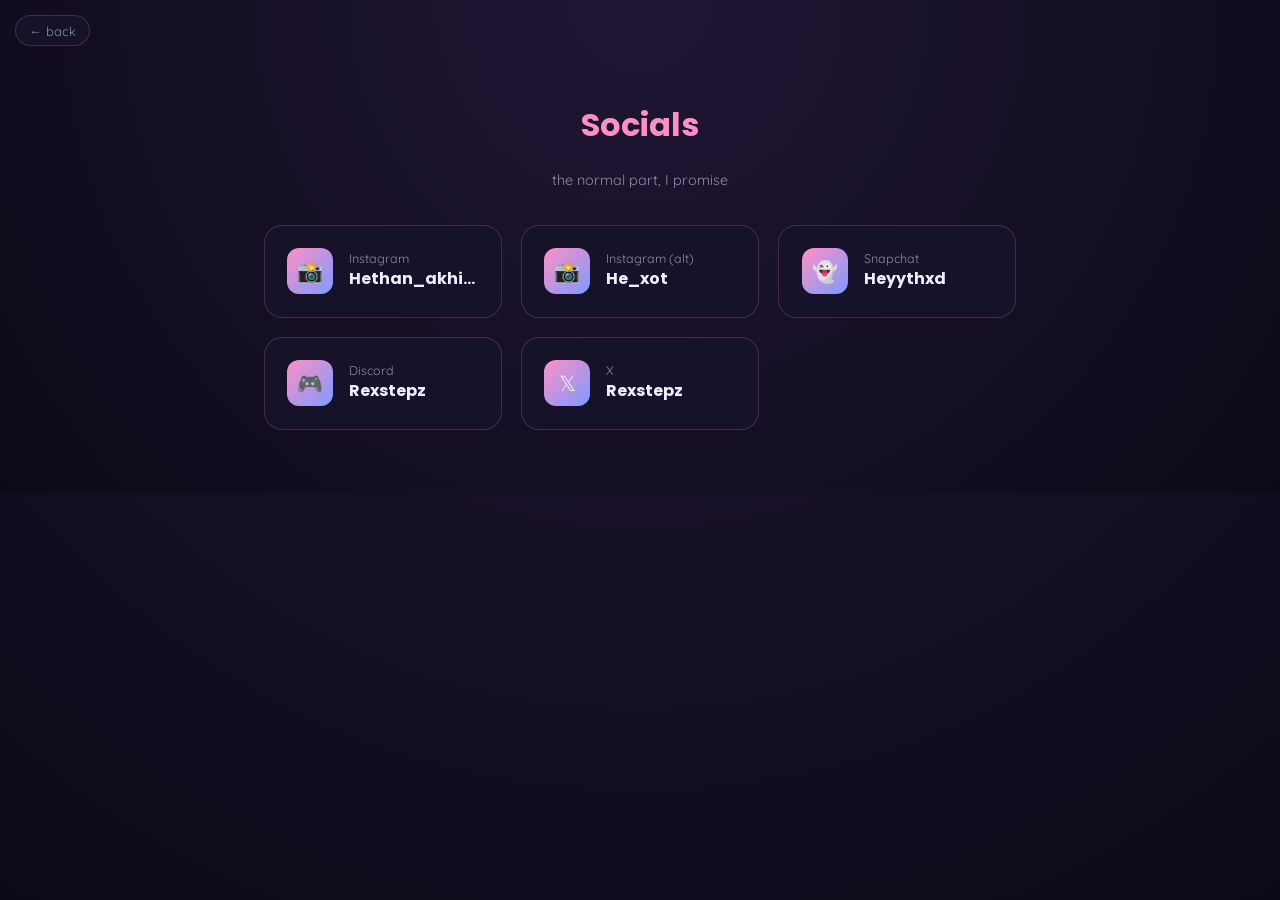
<file: projects/socials.html>
<!DOCTYPE html>
<html lang="en">
<head>
<meta charset="UTF-8" />
<meta name="viewport" content="width=device-width, initial-scale=1.0" />
<title>Socials</title>
<link rel="icon" href="data:image/svg+xml,<svg xmlns=%22http://www.w3.org/2000/svg%22 viewBox=%220 0 100 100%22><text y=%22.9em%22 font-size=%2290%22>💌</text></svg>" />
<link href="https://fonts.googleapis.com/css2?family=Quicksand:wght@400;500;600;700&family=Poppins:wght@400;600;700&display=swap" rel="stylesheet">
<style>
  :root { --acc: #ff8fc4; --acc2: #7c9bff; --bg: #0c0a17; --panel: #16122a; --border: rgba(255,143,196,0.2); --text: #f1ecff; --dim: #948aa8; }
  * { box-sizing: border-box; }
  html, body { margin: 0; min-height: 100%; background: radial-gradient(circle at 50% 0%, #201636, var(--bg)); color: var(--text); font-family: 'Quicksand', sans-serif; }
  a.back { position: fixed; top: 1.2em; left: 1.2em; color: var(--dim); text-decoration: none; font-size: .8rem; border: 1px solid var(--border); padding: .5em 1em; border-radius: 999px; z-index: 20; background: var(--panel); }
  a.back:hover { color: var(--acc); border-color: var(--acc); }

  .wrap { max-width: 800px; margin: 0 auto; padding: 5em 1.5em 4em; text-align: center; }
  h1 { font-family: 'Poppins', sans-serif; font-size: 2rem; color: var(--acc); }
  .subtitle { color: var(--dim); font-size: .9rem; margin-bottom: 2.5em; }

  .cards { display: grid; grid-template-columns: repeat(auto-fit, minmax(220px, 1fr)); gap: 1.2em; text-align: left; }
  .social-card {
    background: var(--panel); border: 1px solid var(--border); border-radius: 18px; padding: 1.4em;
    display: flex; align-items: center; gap: 1em; text-decoration: none; color: var(--text);
    transition: transform .2s, border-color .2s, box-shadow .2s;
  }
  .social-card:hover { transform: translateY(-4px); border-color: var(--acc); box-shadow: 0 14px 34px rgba(0,0,0,0.35); }
  .social-icon {
    width: 46px; height: 46px; border-radius: 12px; flex-shrink: 0;
    display: flex; align-items: center; justify-content: center; font-size: 1.3rem;
    background: linear-gradient(135deg, var(--acc), var(--acc2));
  }
  .social-info { min-width: 0; }
  .social-platform { font-size: .78rem; color: var(--dim); }
  .social-username { font-weight: 700; font-family: 'Poppins', sans-serif; overflow: hidden; text-overflow: ellipsis; white-space: nowrap; }
</style>
</head>
<body>
<a class="back" href="index.html">← back</a>

<div class="wrap">
  <h1>Socials</h1>
  <p class="subtitle">the normal part, I promise</p>
  <div class="cards" id="cards"></div>
</div>

<script src="../config/site.config.js"></script>
<script>
(() => {
  const config = window.SITE_CONFIG || { socials: [] };
  const icons = { instagram: "📸", snapchat: "👻", discord: "🎮", x: "𝕏" };
  const el = document.getElementById("cards");
  el.innerHTML = "";
  (config.socials || []).forEach((s) => {
    const card = document.createElement(s.url ? "a" : "div");
    card.className = "social-card";
    if (s.url) { card.href = s.url; card.target = "_blank"; card.rel = "noopener"; }
    card.innerHTML = `
      <div class="social-icon">${icons[s.icon] || "🔗"}</div>
      <div class="social-info">
        <div class="social-platform">${s.platform}</div>
        <div class="social-username">${s.username}</div>
      </div>`;
    el.appendChild(card);
  });
})();
</script>
</body>
</html>
</file>
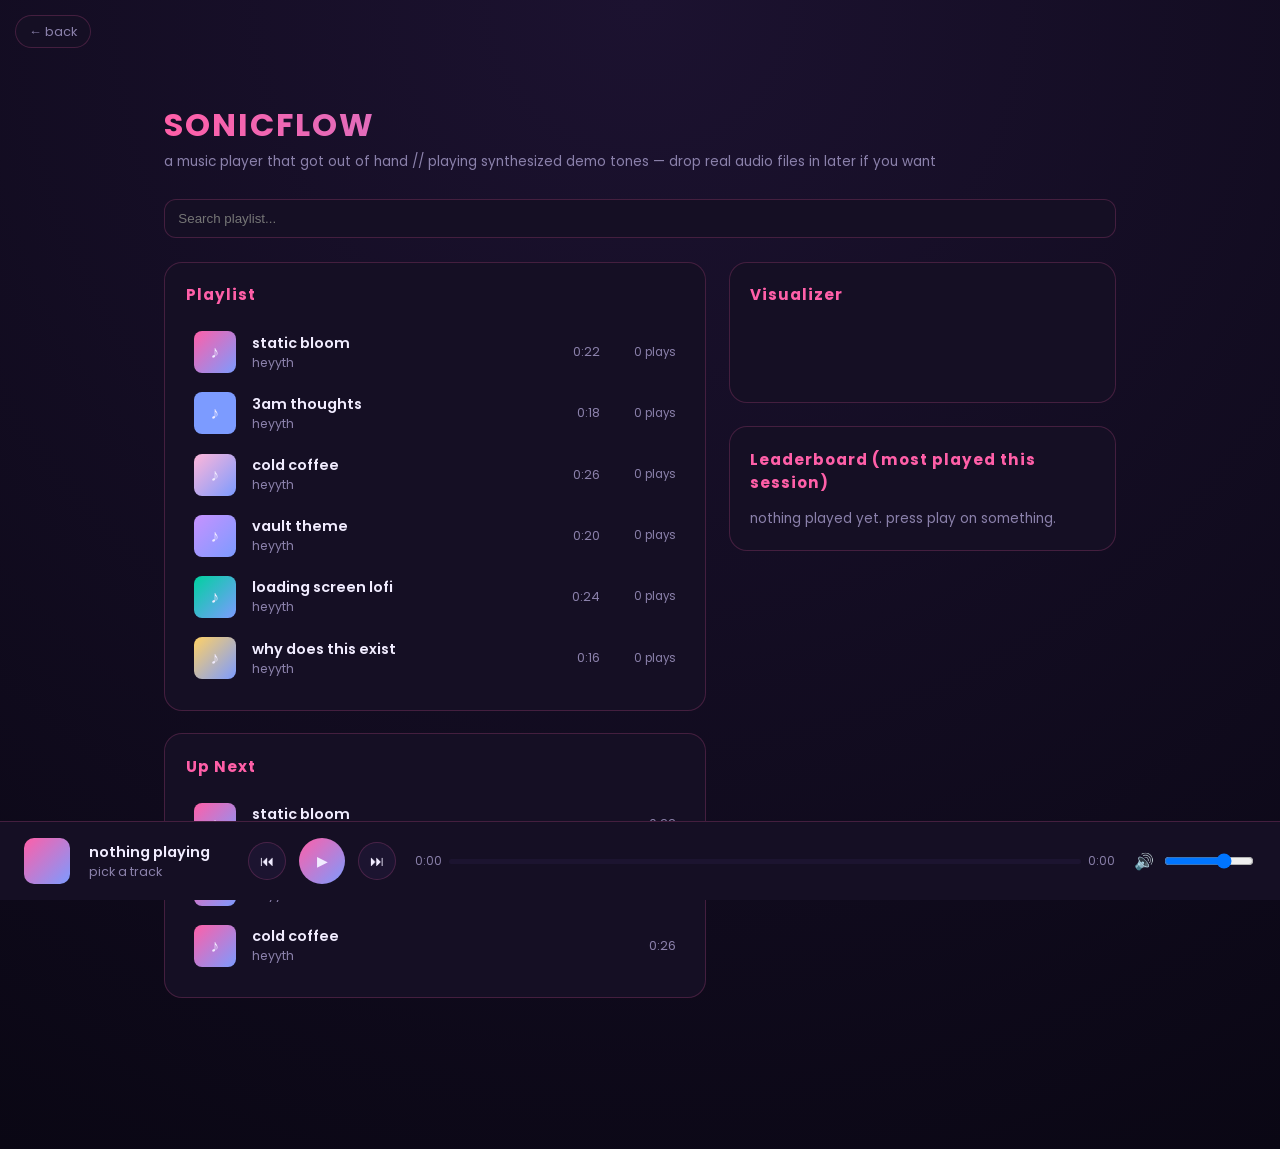
<file: projects/sonicflow.html>
<!DOCTYPE html>
<html lang="en">
<head>
<meta charset="UTF-8" />
<meta name="viewport" content="width=device-width, initial-scale=1.0" />
<title>SONICFLOW</title>
<link rel="icon" href="data:image/svg+xml,<svg xmlns=%22http://www.w3.org/2000/svg%22 viewBox=%220 0 100 100%22><text y=%22.9em%22 font-size=%2290%22>🎧</text></svg>" />
<link href="https://fonts.googleapis.com/css2?family=Poppins:wght@400;600;700&display=swap" rel="stylesheet">
<style>
  :root { --acc: #ff5fa8; --acc2: #7c9bff; --bg: #0a0714; --panel: #150f24; --panel2: #1c1430; --border: rgba(255,95,168,0.2); --text: #f1ecff; --dim: #8b81ab; }
  * { box-sizing: border-box; }
  html, body { margin: 0; min-height: 100%; background: radial-gradient(circle at 50% 0%, #1c1230, var(--bg)); color: var(--text); font-family: 'Poppins', sans-serif; }
  a.back { position: fixed; top: 1.2em; left: 1.2em; color: var(--dim); text-decoration: none; font-size: .8rem; border: 1px solid var(--border); padding: .5em 1em; border-radius: 999px; z-index: 20; background: var(--panel); }
  a.back:hover { color: var(--acc); border-color: var(--acc); }

  .wrap { max-width: 1000px; margin: 0 auto; padding: 5em 1.5em 8em; }
  h1 { font-size: 2rem; letter-spacing: 2px; background: linear-gradient(90deg, var(--acc), var(--acc2)); -webkit-background-clip: text; background-clip: text; color: transparent; margin-bottom: 0; }
  .subtitle { color: var(--dim); font-size: .85rem; margin-top: .2em; margin-bottom: 2em; }

  .top-row { display: flex; gap: 1em; margin-bottom: 1.5em; flex-wrap: wrap; }
  .search { flex: 1; min-width: 200px; background: var(--panel); border: 1px solid var(--border); border-radius: 12px; padding: .8em 1em; color: var(--text); outline: none; }

  .layout { display: grid; grid-template-columns: 1.4fr 1fr; gap: 1.4em; }
  @media (max-width: 850px) { .layout { grid-template-columns: 1fr; } }

  .panel { background: var(--panel); border: 1px solid var(--border); border-radius: 18px; padding: 1.3em; margin-bottom: 1.4em; }
  .panel h2 { font-size: .95rem; letter-spacing: 1px; color: var(--acc); margin: 0 0 1em; }

  .track-row {
    display: flex; align-items: center; gap: 1em; padding: .6em .5em; border-radius: 10px; cursor: pointer;
    transition: background .15s;
  }
  .track-row:hover { background: var(--panel2); }
  .track-row.playing { background: var(--panel2); }
  .track-art {
    width: 42px; height: 42px; border-radius: 8px; flex-shrink: 0;
    background: linear-gradient(135deg, var(--track-color, var(--acc)), var(--acc2));
    display: flex; align-items: center; justify-content: center; font-size: 1.1rem;
  }
  .track-info { flex: 1; min-width: 0; }
  .track-title { font-weight: 600; font-size: .9rem; white-space: nowrap; overflow: hidden; text-overflow: ellipsis; }
  .track-artist { font-size: .78rem; color: var(--dim); }
  .track-dur { font-size: .78rem; color: var(--dim); }
  .track-plays { font-size: .72rem; color: var(--dim); min-width: 60px; text-align: right; }

  .leaderboard-row { display: flex; justify-content: space-between; padding: .5em 0; border-bottom: 1px dashed var(--border); font-size: .85rem; }
  .leaderboard-row:last-child { border-bottom: none; }
  .rank { color: var(--acc); font-weight: 700; margin-right: .6em; }

  /* now-playing bar */
  .player-bar {
    position: fixed; bottom: 0; left: 0; right: 0; background: var(--panel);
    border-top: 1px solid var(--border); padding: 1em 1.5em; display: flex; align-items: center; gap: 1.2em;
    flex-wrap: wrap; z-index: 30;
  }
  .np-art { width: 46px; height: 46px; border-radius: 10px; background: linear-gradient(135deg, var(--acc), var(--acc2)); flex-shrink: 0; }
  .np-info { min-width: 140px; }
  .np-title { font-weight: 600; font-size: .9rem; }
  .np-artist { font-size: .78rem; color: var(--dim); }

  .controls { display: flex; align-items: center; gap: .8em; }
  .ctrl-btn { background: var(--panel2); border: 1px solid var(--border); color: var(--text); width: 38px; height: 38px; border-radius: 50%; font-size: .9rem; cursor: pointer; }
  .ctrl-btn.play { width: 46px; height: 46px; background: linear-gradient(135deg, var(--acc), var(--acc2)); border: none; }
  .ctrl-btn:hover { border-color: var(--acc); }

  .progress-wrap { flex: 1; min-width: 160px; display: flex; align-items: center; gap: .6em; font-size: .72rem; color: var(--dim); }
  .progress-track { flex: 1; height: 5px; background: var(--panel2); border-radius: 999px; cursor: pointer; position: relative; }
  .progress-fill { height: 100%; background: linear-gradient(90deg, var(--acc), var(--acc2)); border-radius: 999px; width: 0%; }

  .volume-wrap { display: flex; align-items: center; gap: .5em; }
  .volume-wrap input { width: 90px; }

  canvas#visualizer { width: 100%; height: 60px; display: block; }
</style>
</head>
<body>
<a class="back" href="index.html">← back</a>

<div class="wrap">
  <h1>SONICFLOW</h1>
  <p class="subtitle">a music player that got out of hand // playing synthesized demo tones — drop real audio files in later if you want</p>

  <div class="top-row">
    <input type="text" class="search" id="search" placeholder="Search playlist..." />
  </div>

  <div class="layout">
    <div>
      <div class="panel">
        <h2>Playlist</h2>
        <div id="playlist"></div>
      </div>
      <div class="panel">
        <h2>Up Next</h2>
        <div id="queue"></div>
      </div>
    </div>
    <div>
      <div class="panel">
        <h2>Visualizer</h2>
        <canvas id="visualizer"></canvas>
      </div>
      <div class="panel">
        <h2>Leaderboard (most played this session)</h2>
        <div id="leaderboard"></div>
      </div>
    </div>
  </div>
</div>

<div class="player-bar">
  <div class="np-art" id="np-art"></div>
  <div class="np-info">
    <div class="np-title" id="np-title">nothing playing</div>
    <div class="np-artist" id="np-artist">pick a track</div>
  </div>
  <div class="controls">
    <button class="ctrl-btn" id="prev-btn" title="Previous">⏮</button>
    <button class="ctrl-btn play" id="play-btn" title="Play/Pause">▶</button>
    <button class="ctrl-btn" id="next-btn" title="Next">⏭</button>
  </div>
  <div class="progress-wrap">
    <span id="cur-time">0:00</span>
    <div class="progress-track" id="progress-track"><div class="progress-fill" id="progress-fill"></div></div>
    <span id="dur-time">0:00</span>
  </div>
  <div class="volume-wrap">
    🔊 <input type="range" id="volume" min="0" max="100" value="70" />
  </div>
</div>

<script>
(() => {
  const tracks = [
    { id: 1, title: "static bloom", artist: "heyyth", duration: 22, freq: 220, wave: "sine", color: "#ff5fa8" },
    { id: 2, title: "3am thoughts", artist: "heyyth", duration: 18, freq: 174, wave: "triangle", color: "#7c9bff" },
    { id: 3, title: "cold coffee", artist: "heyyth", duration: 26, freq: 330, wave: "sine", color: "#ffb6d9" },
    { id: 4, title: "vault theme", artist: "heyyth", duration: 20, freq: 146, wave: "sawtooth", color: "#c792ff" },
    { id: 5, title: "loading screen lofi", artist: "heyyth", duration: 24, freq: 262, wave: "triangle", color: "#00d1a0" },
    { id: 6, title: "why does this exist", artist: "heyyth", duration: 16, freq: 196, wave: "square", color: "#ffd166" }
  ];

  const plays = {}; // id -> play count (session leaderboard)
  let currentIndex = -1;
  let isPlaying = false;
  let audioCtx, oscillator, gainNode, analyser;
  let startTime = 0;
  let pausedAt = 0;
  let rafId = null;

  function fmtTime(s) {
    const m = Math.floor(s / 60);
    const sec = Math.floor(s % 60);
    return `${m}:${String(sec).padStart(2, "0")}`;
  }

  function renderPlaylist(filter = "") {
    const el = document.getElementById("playlist");
    el.innerHTML = "";
    tracks
      .filter((t) => t.title.toLowerCase().includes(filter.toLowerCase()) || t.artist.toLowerCase().includes(filter.toLowerCase()))
      .forEach((t) => {
        const idx = tracks.indexOf(t);
        const row = document.createElement("div");
        row.className = "track-row" + (idx === currentIndex ? " playing" : "");
        row.style.setProperty("--track-color", t.color);
        row.innerHTML = `
          <div class="track-art">${idx === currentIndex && isPlaying ? "🎵" : "♪"}</div>
          <div class="track-info">
            <div class="track-title">${t.title}</div>
            <div class="track-artist">${t.artist}</div>
          </div>
          <div class="track-dur">${fmtTime(t.duration)}</div>
          <div class="track-plays">${plays[t.id] || 0} plays</div>`;
        row.addEventListener("click", () => loadTrack(idx, true));
        el.appendChild(row);
      });
  }

  function renderQueue() {
    const el = document.getElementById("queue");
    el.innerHTML = "";
    const upcoming = [];
    for (let i = 1; i <= 3; i++) {
      upcoming.push(tracks[(currentIndex + i + tracks.length) % tracks.length]);
    }
    upcoming.forEach((t) => {
      const row = document.createElement("div");
      row.className = "track-row";
      row.innerHTML = `<div class="track-art">♪</div><div class="track-info"><div class="track-title">${t.title}</div><div class="track-artist">${t.artist}</div></div><div class="track-dur">${fmtTime(t.duration)}</div>`;
      el.appendChild(row);
    });
  }

  function renderLeaderboard() {
    const el = document.getElementById("leaderboard");
    const sorted = [...tracks].filter((t) => plays[t.id]).sort((a, b) => (plays[b.id] || 0) - (plays[a.id] || 0));
    el.innerHTML = "";
    if (!sorted.length) {
      el.innerHTML = `<div style="color:var(--dim); font-size:.85rem;">nothing played yet. press play on something.</div>`;
      return;
    }
    sorted.slice(0, 5).forEach((t, i) => {
      const row = document.createElement("div");
      row.className = "leaderboard-row";
      row.innerHTML = `<span><span class="rank">#${i + 1}</span>${t.title}</span><span>${plays[t.id]} plays</span>`;
      el.appendChild(row);
    });
  }

  function ensureAudioCtx() {
    if (!audioCtx) {
      audioCtx = new (window.AudioContext || window.webkitAudioContext)();
      analyser = audioCtx.createAnalyser();
      analyser.fftSize = 128;
      analyser.connect(audioCtx.destination);
    }
  }

  function stopOscillator() {
    if (oscillator) {
      try { oscillator.stop(); } catch (e) {}
      oscillator.disconnect();
      oscillator = null;
    }
    if (gainNode) { gainNode.disconnect(); gainNode = null; }
    if (rafId) cancelAnimationFrame(rafId);
  }

  function loadTrack(index, autoplay) {
    stopOscillator();
    currentIndex = index;
    pausedAt = 0;
    const t = tracks[currentIndex];
    document.getElementById("np-title").textContent = t.title;
    document.getElementById("np-artist").textContent = t.artist;
    document.getElementById("np-art").style.background = `linear-gradient(135deg, ${t.color}, #7c9bff)`;
    document.getElementById("dur-time").textContent = fmtTime(t.duration);
    document.getElementById("cur-time").textContent = "0:00";
    document.getElementById("progress-fill").style.width = "0%";
    renderPlaylist(document.getElementById("search").value);
    renderQueue();
    if (autoplay) play();
  }

  function play() {
    if (currentIndex === -1) { loadTrack(0, true); return; }
    ensureAudioCtx();
    if (audioCtx.state === "suspended") audioCtx.resume();
    const t = tracks[currentIndex];

    oscillator = audioCtx.createOscillator();
    oscillator.type = t.wave;
    oscillator.frequency.value = t.freq;

    // gentle vibrato so it doesn't sound like a smoke alarm
    const lfo = audioCtx.createOscillator();
    lfo.frequency.value = 4;
    const lfoGain = audioCtx.createGain();
    lfoGain.gain.value = 3;
    lfo.connect(lfoGain);
    lfoGain.connect(oscillator.frequency);
    lfo.start();

    gainNode = audioCtx.createGain();
    gainNode.gain.value = document.getElementById("volume").value / 100 * 0.15;
    oscillator.connect(gainNode);
    gainNode.connect(analyser);
    oscillator.start();

    startTime = audioCtx.currentTime - pausedAt;
    const remaining = t.duration - pausedAt;
    oscillator.stop(audioCtx.currentTime + remaining);
    oscillator._lfo = lfo;
    oscillator.onended = () => { if (isPlaying) next(); };

    isPlaying = true;
    document.getElementById("play-btn").textContent = "⏸";
    plays[t.id] = (plays[t.id] || 0) + (pausedAt === 0 ? 1 : 0);
    renderLeaderboard();
    renderPlaylist(document.getElementById("search").value);
    tick();
  }

  function pause() {
    if (!oscillator) return;
    pausedAt = audioCtx.currentTime - startTime;
    stopOscillator();
    isPlaying = false;
    document.getElementById("play-btn").textContent = "▶";
    renderPlaylist(document.getElementById("search").value);
  }

  function next() {
    loadTrack((currentIndex + 1) % tracks.length, true);
  }
  function prev() {
    loadTrack((currentIndex - 1 + tracks.length) % tracks.length, true);
  }

  function tick() {
    if (!isPlaying || currentIndex === -1) return;
    const t = tracks[currentIndex];
    const elapsed = Math.min(audioCtx.currentTime - startTime, t.duration);
    document.getElementById("cur-time").textContent = fmtTime(elapsed);
    document.getElementById("progress-fill").style.width = (elapsed / t.duration * 100) + "%";
    drawVisualizer();
    rafId = requestAnimationFrame(tick);
  }

  function drawVisualizer() {
    const canvas = document.getElementById("visualizer");
    const ctx = canvas.getContext("2d");
    if (canvas.width !== canvas.clientWidth) canvas.width = canvas.clientWidth;
    if (canvas.height !== canvas.clientHeight) canvas.height = canvas.clientHeight;
    const w = canvas.width, h = canvas.height;
    ctx.clearRect(0, 0, w, h);
    if (!analyser) return;
    const data = new Uint8Array(analyser.frequencyBinCount);
    analyser.getByteFrequencyData(data);
    const barWidth = w / data.length;
    for (let i = 0; i < data.length; i++) {
      const barHeight = (data[i] / 255) * h;
      const grad = ctx.createLinearGradient(0, h - barHeight, 0, h);
      grad.addColorStop(0, "#ff5fa8");
      grad.addColorStop(1, "#7c9bff");
      ctx.fillStyle = grad;
      ctx.fillRect(i * barWidth, h - barHeight, barWidth - 2, barHeight);
    }
  }

  document.getElementById("play-btn").addEventListener("click", () => (isPlaying ? pause() : play()));
  document.getElementById("next-btn").addEventListener("click", next);
  document.getElementById("prev-btn").addEventListener("click", prev);
  document.getElementById("volume").addEventListener("input", (e) => {
    if (gainNode) gainNode.gain.value = e.target.value / 100 * 0.15;
  });
  document.getElementById("progress-track").addEventListener("click", (e) => {
    if (currentIndex === -1) return;
    const rect = e.currentTarget.getBoundingClientRect();
    const pct = (e.clientX - rect.left) / rect.width;
    pausedAt = pct * tracks[currentIndex].duration;
    const wasPlaying = isPlaying;
    stopOscillator();
    isPlaying = false;
    if (wasPlaying) play();
    else {
      document.getElementById("cur-time").textContent = fmtTime(pausedAt);
      document.getElementById("progress-fill").style.width = (pct * 100) + "%";
    }
  });
  document.getElementById("search").addEventListener("input", (e) => renderPlaylist(e.target.value));

  renderPlaylist();
  renderQueue();
  renderLeaderboard();
})();
</script>
</body>
</html>
</file>
<file: projects/css/hub.css>
:root {
  --bg: #07060f;
  --bg-soft: #100c1e;
  --surface: #161228;
  --pink: #ff8fc4;
  --pink-deep: #ff5fa8;
  --blue: #7c9bff;
  --text: #f1f0ff;
  --text-dim: #9992b8;
  --border: rgba(255,143,196,0.16);
}
* { box-sizing: border-box; }
html, body {
  margin: 0; min-height: 100%;
  background:
    radial-gradient(ellipse at 20% 0%, rgba(124,155,255,0.12), transparent 60%),
    radial-gradient(ellipse at 80% 100%, rgba(255,95,168,0.12), transparent 60%),
    var(--bg);
  color: var(--text);
  font-family: 'Quicksand', sans-serif;
}
.pink { color: var(--pink); }
.back-link {
  position: fixed; top: 1.5em; left: 1.5em; color: var(--text-dim); text-decoration: none;
  font-size: .85rem; background: var(--surface); border: 1px solid var(--border);
  padding: .5em 1em; border-radius: 999px; z-index: 10; transition: color .2s, border-color .2s;
}
.back-link:hover { color: var(--pink); border-color: var(--pink); }

.hub-header { text-align: center; padding: 5em 1.5em 2em; }
.hub-header h1 { font-family: 'Poppins', sans-serif; font-size: 2.4rem; margin: 0 0 .3em; }
.hub-header p { color: var(--text-dim); }

.hub-grid {
  max-width: 1000px; margin: 0 auto; padding: 1em 1.5em 4em;
  display: grid; grid-template-columns: repeat(auto-fit, minmax(260px, 1fr)); gap: 1.4em;
}
.hub-card {
  position: relative; display: block; text-decoration: none; color: var(--text);
  background: var(--surface); border: 1px solid var(--border); border-radius: 20px;
  padding: 1.8em; overflow: hidden; transition: transform .25s, box-shadow .25s, border-color .25s;
}
.hub-card::before {
  content: ""; position: absolute; inset: 0; opacity: 0; transition: opacity .3s;
  background: radial-gradient(circle at 30% 20%, var(--accent, var(--pink)) 0%, transparent 60%);
  pointer-events: none;
}
.hub-card:hover { transform: translateY(-6px); border-color: var(--accent, var(--pink)); box-shadow: 0 16px 40px rgba(0,0,0,0.4); }
.hub-card:hover::before { opacity: .12; }
.hub-card h2 { font-family: 'Poppins', sans-serif; margin: 0 0 .4em; color: var(--accent, var(--pink)); letter-spacing: .5px; }
.hub-card p { color: var(--text-dim); margin: 0; font-size: .9rem; }
.hub-card .arrow { position: absolute; bottom: 1.4em; right: 1.6em; opacity: .4; transition: transform .2s, opacity .2s; }
.hub-card:hover .arrow { opacity: 1; transform: translateX(4px); }

.hub-footer { text-align: center; color: var(--text-dim); font-size: .8rem; padding-bottom: 3em; }
</file>
